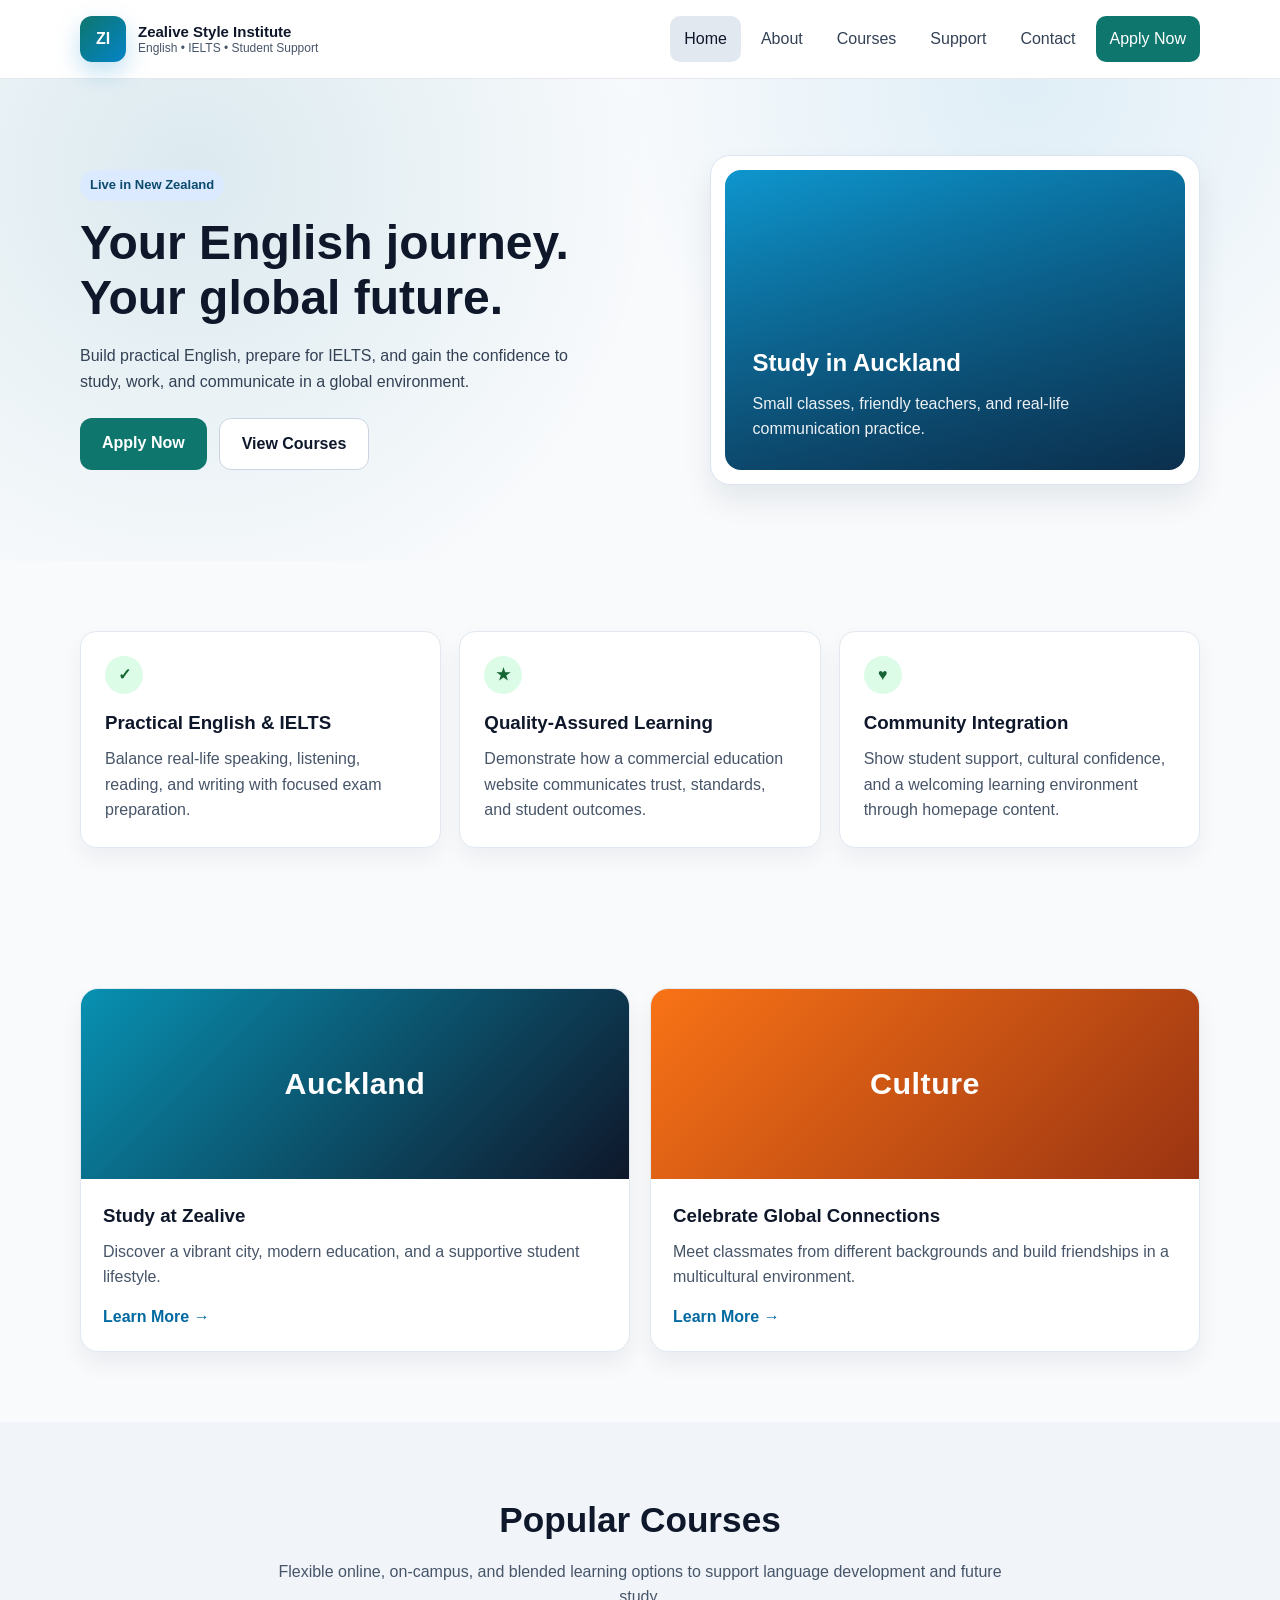
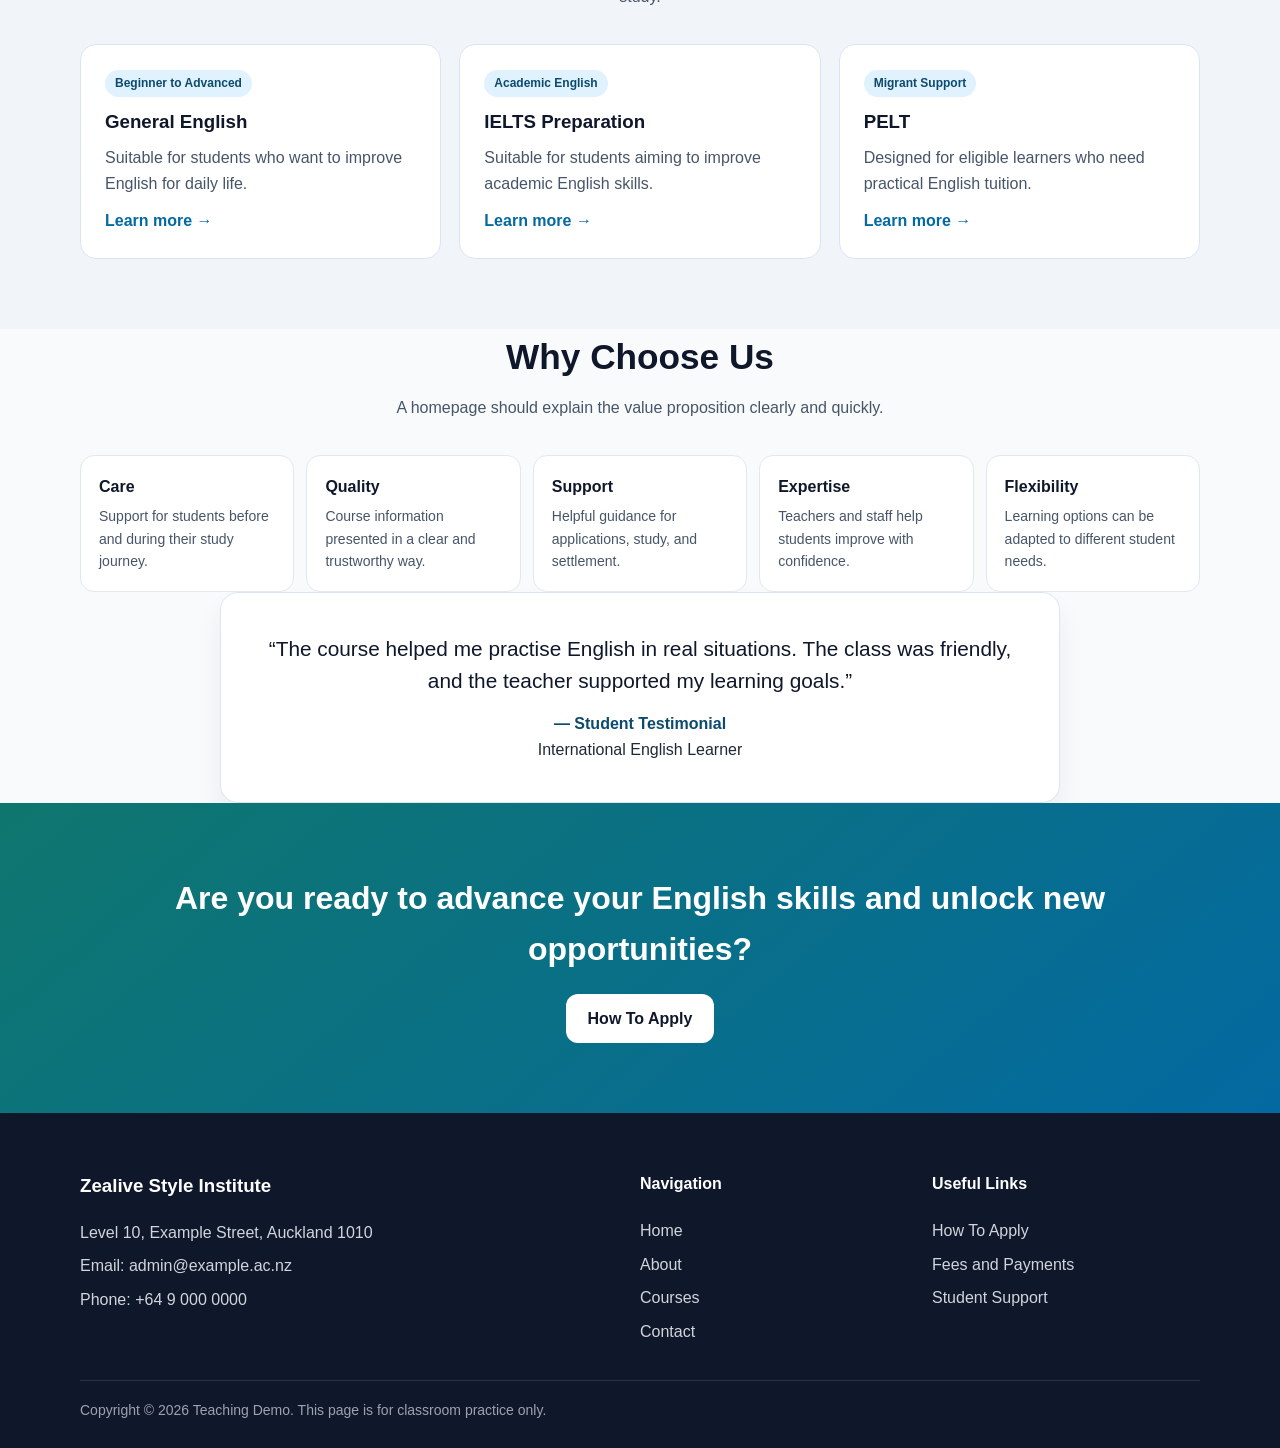
<file: index.html>
<!DOCTYPE html>
<html lang="en">
<head>
  <meta name="viewport" content="width=device-width, initial-scale=1.0" />
  <title>KSKBL</title>
  <link rel="stylesheet" href="style.css" />
</head>

<body>
  <header class="site-header">
    <div class="container header-inner">
      <a href="#" class="brand" aria-label="Homepage">
        <div class="brand-mark">ZI</div>
        <div class="brand-text">
          <strong>Zealive Style Institute</strong>
          <span>English • IELTS • Student Support</span>
        </div>
      </a>

      <nav class="main-nav" aria-label="Main navigation">
        <ul>
          <li><a href="#" class="active">Home</a></li>
          <li><a href="#about">About</a></li>
          <li><a href="#courses">Courses</a></li>
          <li><a href="#support">Support</a></li>
          <li><a href="#contact">Contact</a></li>
          <li><a href="#apply" class="nav-apply">Apply Now</a></li>
        </ul>
      </nav>
    </div>
  </header>

  <main>
    <section class="hero" id="home">
      <div class="container hero-grid">
        <div>
          <div class="eyebrow">Live in New Zealand</div>
          <h1>Your English journey. Your global future.</h1>
          <p>
            Build practical English, prepare for IELTS, and gain the confidence
            to study, work, and communicate in a global environment.
          </p>
          <div class="hero-actions">
            <a href="#apply" class="btn">Apply Now</a>
            <a href="#courses" class="btn btn-secondary">View Courses</a>
          </div>
        </div>

        <div class="hero-card">
          <div class="hero-image-placeholder">
            <h2>Study in Auckland</h2>
            <p>Small classes, friendly teachers, and real-life communication practice.</p>
          </div>
        </div>
      </div>
    </section>
    <section class="features" id="about">
      <div class="container feature-grid">
        <article class="feature-card">
          <div class="feature-icon">✓</div>
          <h3>Practical English & IELTS</h3>
          <p>
            Balance real-life speaking, listening, reading, and writing with
            focused exam preparation.
          </p>
        </article>

        <article class="feature-card">
          <div class="feature-icon">★</div>
          <h3>Quality-Assured Learning</h3>
          <p>
            Demonstrate how a commercial education website communicates trust,
            standards, and student outcomes.
          </p>
        </article>

        <article class="feature-card">
          <div class="feature-icon">♥</div>
          <h3>Community Integration</h3>
          <p>
            Show student support, cultural confidence, and a welcoming learning
            environment through homepage content.
          </p>
        </article>
      </div>
    </section>
    <section class="split-section">
      <div class="container split-grid">
        <article class="promo-card">
          <div class="promo-image">Auckland</div>
          <div class="promo-content">
            <h3>Study at Zealive</h3>
            <p>
              Discover a vibrant city, modern education, and a supportive
              student lifestyle.
            </p>
            <a href="#" class="text-link">Learn More →</a>
          </div>
        </article>

        <article class="promo-card">
          <div class="promo-image orange">Culture</div>
          <div class="promo-content">
            <h3>Celebrate Global Connections</h3>
            <p>
              Meet classmates from different backgrounds and build friendships
              in a multicultural environment.
            </p>
            <a href="#" class="text-link">Learn More →</a>
          </div>
        </article>
      </div>
    </section>
    <section class="courses" id="courses">
      <div class="container">
        <div class="section-heading">
          <h2>Popular Courses</h2>
          <p>
            Flexible online, on-campus, and blended learning options to support
            language development and future study.
          </p>
        </div>

        <div class="course-grid">
          <article class="course-card">
            <span class="course-tag">Beginner to Advanced</span>
            <h3>General English</h3>
            <p>Suitable for students who want to improve English for daily life.</p>
            <a href="#" class="text-link">Learn more →</a>
          </article>

          <article class="course-card">
            <span class="course-tag">Academic English</span>
            <h3>IELTS Preparation</h3>
            <p>Suitable for students aiming to improve academic English skills.</p>
            <a href="#" class="text-link">Learn more →</a>
          </article>

          <article class="course-card">
            <span class="course-tag">Migrant Support</span>
            <h3>PELT</h3>
            <p>Designed for eligible learners who need practical English tuition.</p>
            <a href="#" class="text-link">Learn more →</a>
          </article>
        </div>
      </div>
    </section>
      <div class="container">
        <div class="section-heading">
          <h2>Why Choose Us</h2>
          <p>
            A homepage should explain the value proposition clearly and quickly.
          </p>
        </div>

        <div class="why-grid">
          <article class="why-item">
            <h3>Care</h3>
            <p>Support for students before and during their study journey.</p>
          </article>

          <article class="why-item">
            <h3>Quality</h3>
            <p>Course information presented in a clear and trustworthy way.</p>
          </article>

          <article class="why-item">
            <h3>Support</h3>
            <p>Helpful guidance for applications, study, and settlement.</p>
          </article>

          <article class="why-item">
            <h3>Expertise</h3>
            <p>Teachers and staff help students improve with confidence.</p>
          </article>

          <article class="why-item">
            <h3>Flexibility</h3>
            <p>Learning options can be adapted to different student needs.</p>
          </article>
        </div>
      </div>
    </section>
      <div class="container">
        <div class="testimonial-card">
          <blockquote>
            “The course helped me practise English in real situations. The class
            was friendly, and the teacher supported my learning goals.”
          </blockquote>
          <div class="student-name">— Student Testimonial</div>
          <div>International English Learner</div>
        </div>
      </div>
    </section>
    <section class="cta" id="apply">
      <div class="container">
        <h2>Are you ready to advance your English skills and unlock new opportunities?</h2>
        <a href="#" class="btn">How To Apply</a>
      </div>
    </section>
  </main>
  <footer class="site-footer" id="contact">
    <div class="container">
      <div class="footer-grid">
        <div>
          <h3>Zealive Style Institute</h3>
          <p>Level 10, Example Street, Auckland 1010</p>
          <p>Email: admin@example.ac.nz</p>
          <p>Phone: +64 9 000 0000</p>
        </div>

        <div>
          <h4>Navigation</h4>
          <ul>
            <li><a href="#home">Home</a></li>
            <li><a href="#about">About</a></li>
            <li><a href="#courses">Courses</a></li>
            <li><a href="#contact">Contact</a></li>
          </ul>
        </div>

        <div>
          <h4>Useful Links</h4>
          <ul>
            <li><a href="#apply">How To Apply</a></li>
            <li><a href="#courses">Fees and Payments</a></li>
            <li><a href="#support">Student Support</a></li>
          </ul>
        </div>
      </div>

      <div class="footer-bottom">
        Copyright © 2026 Teaching Demo. This page is for classroom practice only.
      </div>
    </div>
  </footer>
</body>
</html>
</file>
<file: style.css>
* {
  box-sizing: border-box;
}

html {
  scroll-behavior: smooth;
}

body {
  margin: 0;
  font-family: "Segoe UI", Tahoma, Geneva, Verdana, sans-serif;
  line-height: 1.6;
  color: #1f2937;
  background: #f8fafc;
}

a {
  color: inherit;
}

img {
  max-width: 100%;
  display: block;
}

.container {
  width: min(1120px, 92%);
  margin: 0 auto;
}

.site-header {
  position: sticky;
  top: 0;
  z-index: 1000;
  background: rgba(255, 255, 255, 0.97);
  border-bottom: 1px solid #e5e7eb;
  backdrop-filter: blur(8px);
}

.header-inner {
  min-height: 78px;
  display: flex;
  align-items: center;
  justify-content: space-between;
  gap: 20px;
}

.brand {
  display: flex;
  align-items: center;
  gap: 12px;
  text-decoration: none;
}

.brand-mark {
  width: 46px;
  height: 46px;
  border-radius: 12px;
  display: grid;
  place-items: center;
  font-weight: 700;
  color: #ffffff;
  background: linear-gradient(135deg, #0f766e, #0284c7);
  box-shadow: 0 10px 24px rgba(2, 132, 199, 0.25);
}

.brand-text {
  display: flex;
  flex-direction: column;
  line-height: 1.2;
}

.brand-text strong {
  font-size: 15px;
  color: #0f172a;
}

.brand-text span {
  font-size: 12px;
  color: #475569;
}

.main-nav ul {
  margin: 0;
  padding: 0;
  list-style: none;
  display: flex;
  align-items: center;
  gap: 6px;
}

.main-nav a {
  display: inline-block;
  padding: 10px 14px;
  border-radius: 10px;
  text-decoration: none;
  color: #334155;
  font-weight: 500;
  transition: background 0.2s ease, color 0.2s ease;
}

.main-nav a:hover,
.main-nav a.active {
  background: #e2e8f0;
  color: #0f172a;
}

.main-nav .nav-apply {
  background: #0f766e;
  color: #ffffff;
}

.main-nav .nav-apply:hover {
  background: #115e59;
}

.btn {
  display: inline-block;
  padding: 12px 22px;
  border-radius: 12px;
  text-decoration: none;
  font-weight: 700;
  color: #ffffff;
  background: #0f766e;
  transition: transform 0.2s ease, box-shadow 0.2s ease, background 0.2s ease;
}

.btn:hover {
  transform: translateY(-1px);
  background: #115e59;
  box-shadow: 0 12px 24px rgba(15, 118, 110, 0.3);
}

.btn.btn-secondary {
  color: #0f172a;
  background: #ffffff;
  border: 1px solid #cbd5e1;
}

.btn.btn-secondary:hover {
  background: #f8fafc;
  box-shadow: none;
}

.text-link {
  color: #0369a1;
  text-decoration: none;
  font-weight: 600;
}

.text-link:hover {
  text-decoration: underline;
}

.hero {
  padding: 76px 0;
  background:
    radial-gradient(circle at 15% 20%, rgba(14, 116, 144, 0.12), transparent 40%),
    radial-gradient(circle at 80% 0%, rgba(2, 132, 199, 0.1), transparent 36%),
    #f8fafc;
}

.hero-grid {
  display: grid;
  grid-template-columns: 1.1fr 0.9fr;
  gap: 30px;
  align-items: center;
}

.eyebrow {
  display: inline-block;
  margin-bottom: 14px;
  padding: 5px 10px;
  border-radius: 999px;
  font-size: 13px;
  font-weight: 700;
  color: #0c4a6e;
  background: #dbeafe;
}

.hero h1 {
  margin: 0;
  line-height: 1.15;
  color: #0f172a;
  font-size: clamp(2rem, 4vw, 3rem);
}

.hero p {
  color: #334155;
  max-width: 58ch;
  margin: 18px 0 24px;
}

.hero-actions {
  display: flex;
  gap: 12px;
  flex-wrap: wrap;
}

.hero-card {
  border-radius: 20px;
  padding: 14px;
  background: #ffffff;
  border: 1px solid #dbe5f1;
  box-shadow: 0 16px 30px rgba(15, 23, 42, 0.08);
}

.hero-image-placeholder {
  min-height: 300px;
  border-radius: 16px;
  padding: 28px;
  display: flex;
  flex-direction: column;
  justify-content: flex-end;
  background:
    linear-gradient(170deg, rgba(14, 116, 144, 0.3), rgba(15, 23, 42, 0.7)),
    linear-gradient(145deg, #0ea5e9, #0369a1);
  color: #ffffff;
}

.hero-image-placeholder h2 {
  margin: 0 0 8px;
}

.hero-image-placeholder p {
  margin: 0;
  color: rgba(255, 255, 255, 0.92);
}

.features,
.split-section,
.courses,
.why,
.testimonial,
.cta {
  padding: 70px 0;
}

.section-heading {
  text-align: center;
  max-width: 760px;
  margin: 0 auto 34px;
}

.section-heading h2 {
  margin: 0 0 10px;
  color: #0f172a;
  font-size: clamp(1.6rem, 3vw, 2.2rem);
}

.section-heading p {
  margin: 0;
  color: #475569;
}

.feature-grid {
  display: grid;
  grid-template-columns: repeat(3, 1fr);
  gap: 18px;
}

.feature-card {
  background: #ffffff;
  border: 1px solid #e2e8f0;
  border-radius: 16px;
  padding: 24px;
  box-shadow: 0 10px 22px rgba(15, 23, 42, 0.05);
}

.feature-icon {
  width: 38px;
  height: 38px;
  border-radius: 50%;
  display: grid;
  place-items: center;
  margin-bottom: 14px;
  background: #dcfce7;
  color: #166534;
  font-weight: 700;
}

.feature-card h3 {
  margin: 0 0 8px;
  color: #0f172a;
}

.feature-card p {
  margin: 0;
  color: #475569;
}

.split-grid {
  display: grid;
  grid-template-columns: 1fr 1fr;
  gap: 20px;
}

.promo-card {
  overflow: hidden;
  border-radius: 18px;
  background: #ffffff;
  border: 1px solid #e2e8f0;
  box-shadow: 0 12px 22px rgba(15, 23, 42, 0.06);
}

.promo-image {
  min-height: 190px;
  display: grid;
  place-items: center;
  color: #ffffff;
  font-size: 1.9rem;
  font-weight: 800;
  letter-spacing: 0.5px;
  background: linear-gradient(135deg, #0891b2, #0f172a);
}

.promo-image.orange {
  background: linear-gradient(135deg, #f97316, #9a3412);
}

.promo-content {
  padding: 22px;
}

.promo-content h3 {
  margin: 0 0 8px;
  color: #0f172a;
}

.promo-content p {
  margin: 0 0 14px;
  color: #475569;
}

.courses {
  background: #f1f5f9;
}

.course-grid {
  display: grid;
  grid-template-columns: repeat(3, 1fr);
  gap: 18px;
}

.course-card {
  background: #ffffff;
  border-radius: 16px;
  border: 1px solid #dbe5f1;
  padding: 24px;
}

.course-tag {
  display: inline-block;
  margin-bottom: 10px;
  padding: 4px 10px;
  border-radius: 999px;
  font-size: 12px;
  font-weight: 700;
  color: #0c4a6e;
  background: #e0f2fe;
}

.course-card h3 {
  margin: 0 0 8px;
  color: #0f172a;
}

.course-card p {
  margin: 0 0 12px;
  color: #475569;
}

.why-grid {
  display: grid;
  grid-template-columns: repeat(5, 1fr);
  gap: 12px;
}

.why-item {
  border-radius: 14px;
  padding: 18px;
  border: 1px solid #e2e8f0;
  background: #ffffff;
}

.why-item h3 {
  margin: 0 0 6px;
  font-size: 1rem;
  color: #0f172a;
}

.why-item p {
  margin: 0;
  color: #475569;
  font-size: 14px;
}

.testimonial {
  background: linear-gradient(180deg, #f8fafc, #eef6ff);
}

.testimonial-card {
  max-width: 840px;
  margin: 0 auto;
  padding: 40px;
  border-radius: 18px;
  border: 1px solid #dbe5f1;
  background: #ffffff;
  box-shadow: 0 16px 28px rgba(15, 23, 42, 0.06);
  text-align: center;
}

blockquote {
  margin: 0 0 14px;
  color: #0f172a;
  font-size: 1.3rem;
  line-height: 1.55;
}

.student-name {
  font-weight: 700;
  color: #0c4a6e;
}

.cta {
  text-align: center;
  background: linear-gradient(140deg, #0f766e, #0369a1);
  color: #ffffff;
}

.cta h2 {
  margin: 0 0 18px;
  font-size: clamp(1.4rem, 3vw, 2rem);
}

.cta .btn {
  background: #ffffff;
  color: #0f172a;
}

.cta .btn:hover {
  background: #f8fafc;
  box-shadow: none;
}

.site-footer {
  background: #0f172a;
  color: #d1d5db;
  padding: 58px 0 26px;
}

.footer-grid {
  display: grid;
  grid-template-columns: 2fr 1fr 1fr;
  gap: 24px;
  margin-bottom: 28px;
}

.site-footer h3,
.site-footer h4 {
  margin-top: 0;
  color: #ffffff;
}

.site-footer p {
  margin: 0 0 8px;
}

.site-footer ul {
  margin: 0;
  padding: 0;
  list-style: none;
}

.site-footer li {
  margin-bottom: 8px;
}

.site-footer a {
  color: #d1d5db;
  text-decoration: none;
}

.site-footer a:hover {
  color: #ffffff;
  text-decoration: underline;
}

.footer-bottom {
  border-top: 1px solid rgba(255, 255, 255, 0.12);
  padding-top: 18px;
  font-size: 14px;
  color: #9ca3af;
}

@media screen and (max-width: 900px) {
  .header-inner {
    flex-direction: column;
    align-items: flex-start;
    padding: 16px 0;
  }

  .main-nav ul {
    flex-wrap: wrap;
  }

  .hero-grid,
  .split-grid {
    grid-template-columns: 1fr;
  }

  .feature-grid,
  .course-grid {
    grid-template-columns: 1fr 1fr;
  }

  .why-grid {
    grid-template-columns: 1fr 1fr;
  }

  .footer-grid {
    grid-template-columns: 1fr 1fr;
  }
}

@media screen and (max-width: 640px) {
  .hero {
    padding: 48px 0;
  }

  .main-nav ul {
    flex-direction: column;
    align-items: stretch;
    width: 100%;
  }

  .main-nav a {
    border-radius: 0;
    border-bottom: 1px solid #e5e7eb;
  }

  .hero-actions {
    flex-direction: column;
  }

  .btn {
    text-align: center;
  }

  .feature-grid,
  .course-grid,
  .why-grid,
  .footer-grid {
    grid-template-columns: 1fr;
  }

  .testimonial-card {
    padding: 28px;
  }

  blockquote {
    font-size: 18px;
  }
}
</file>
